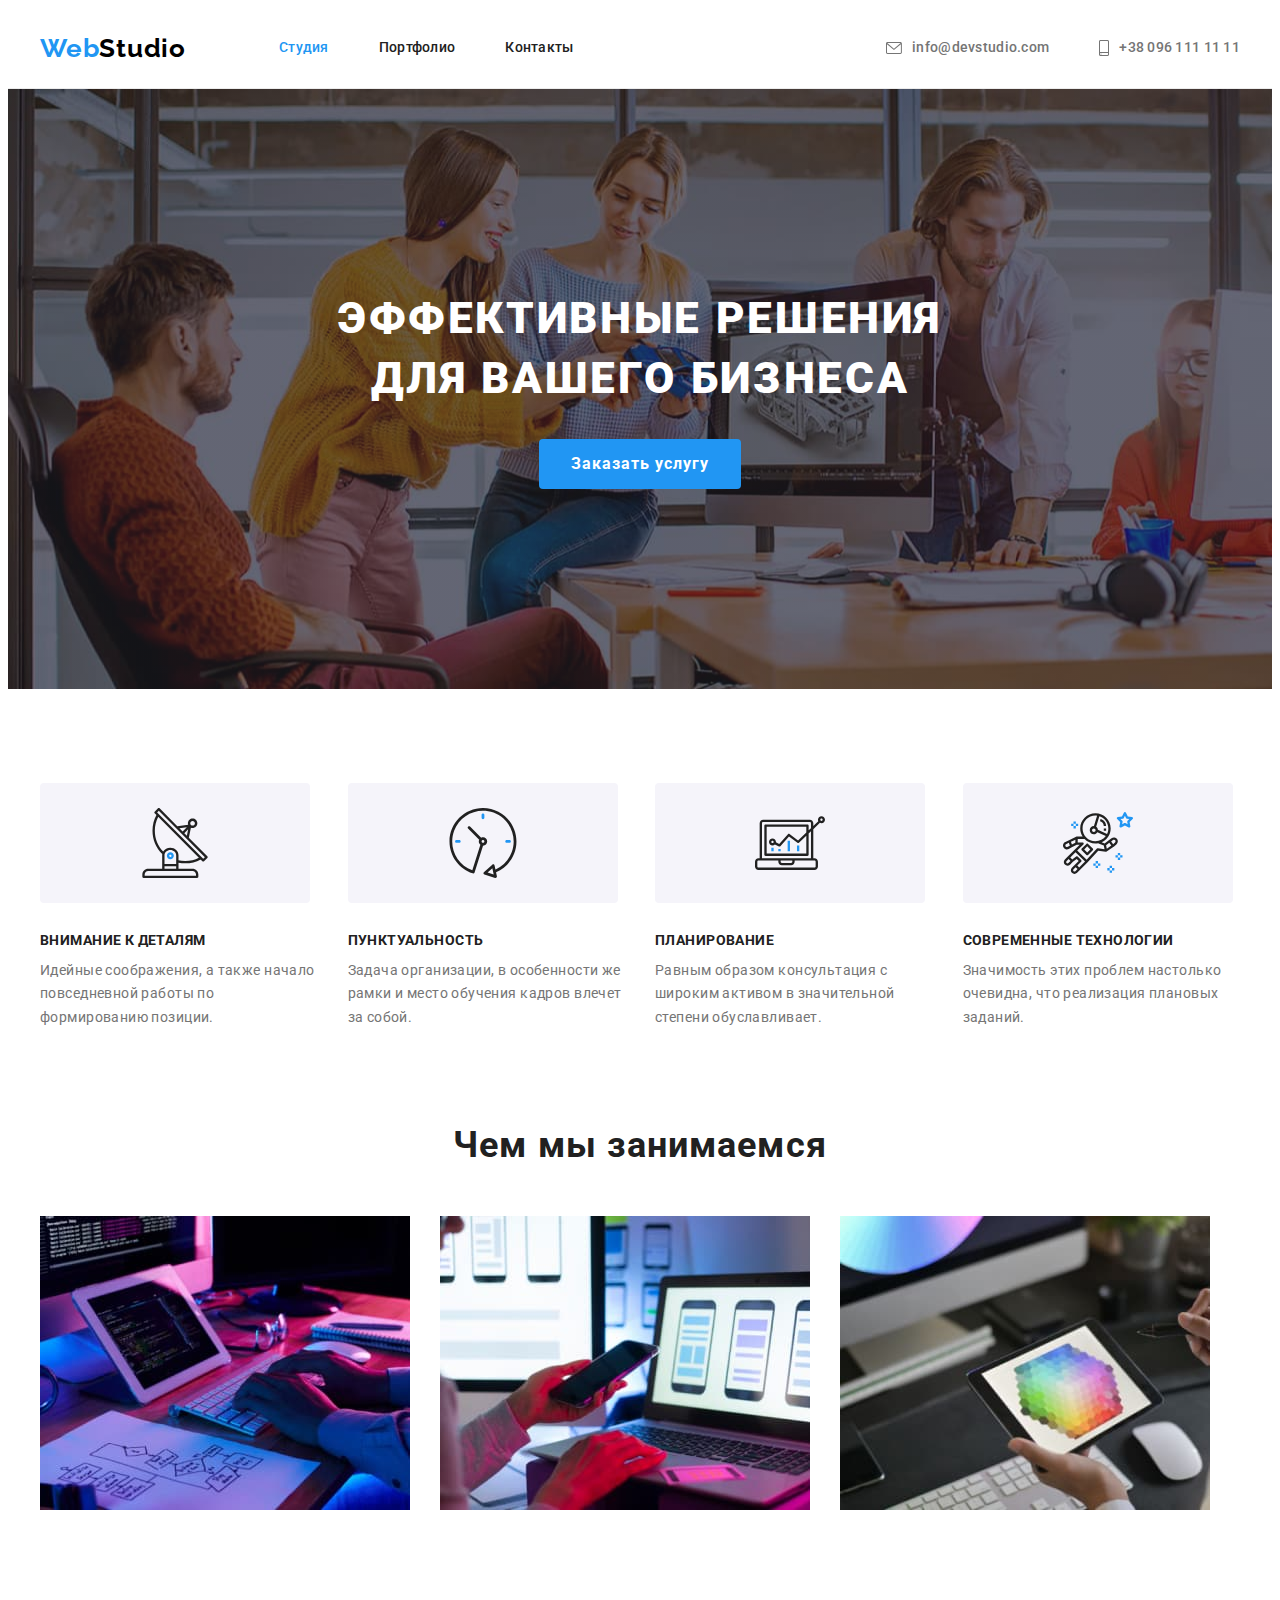
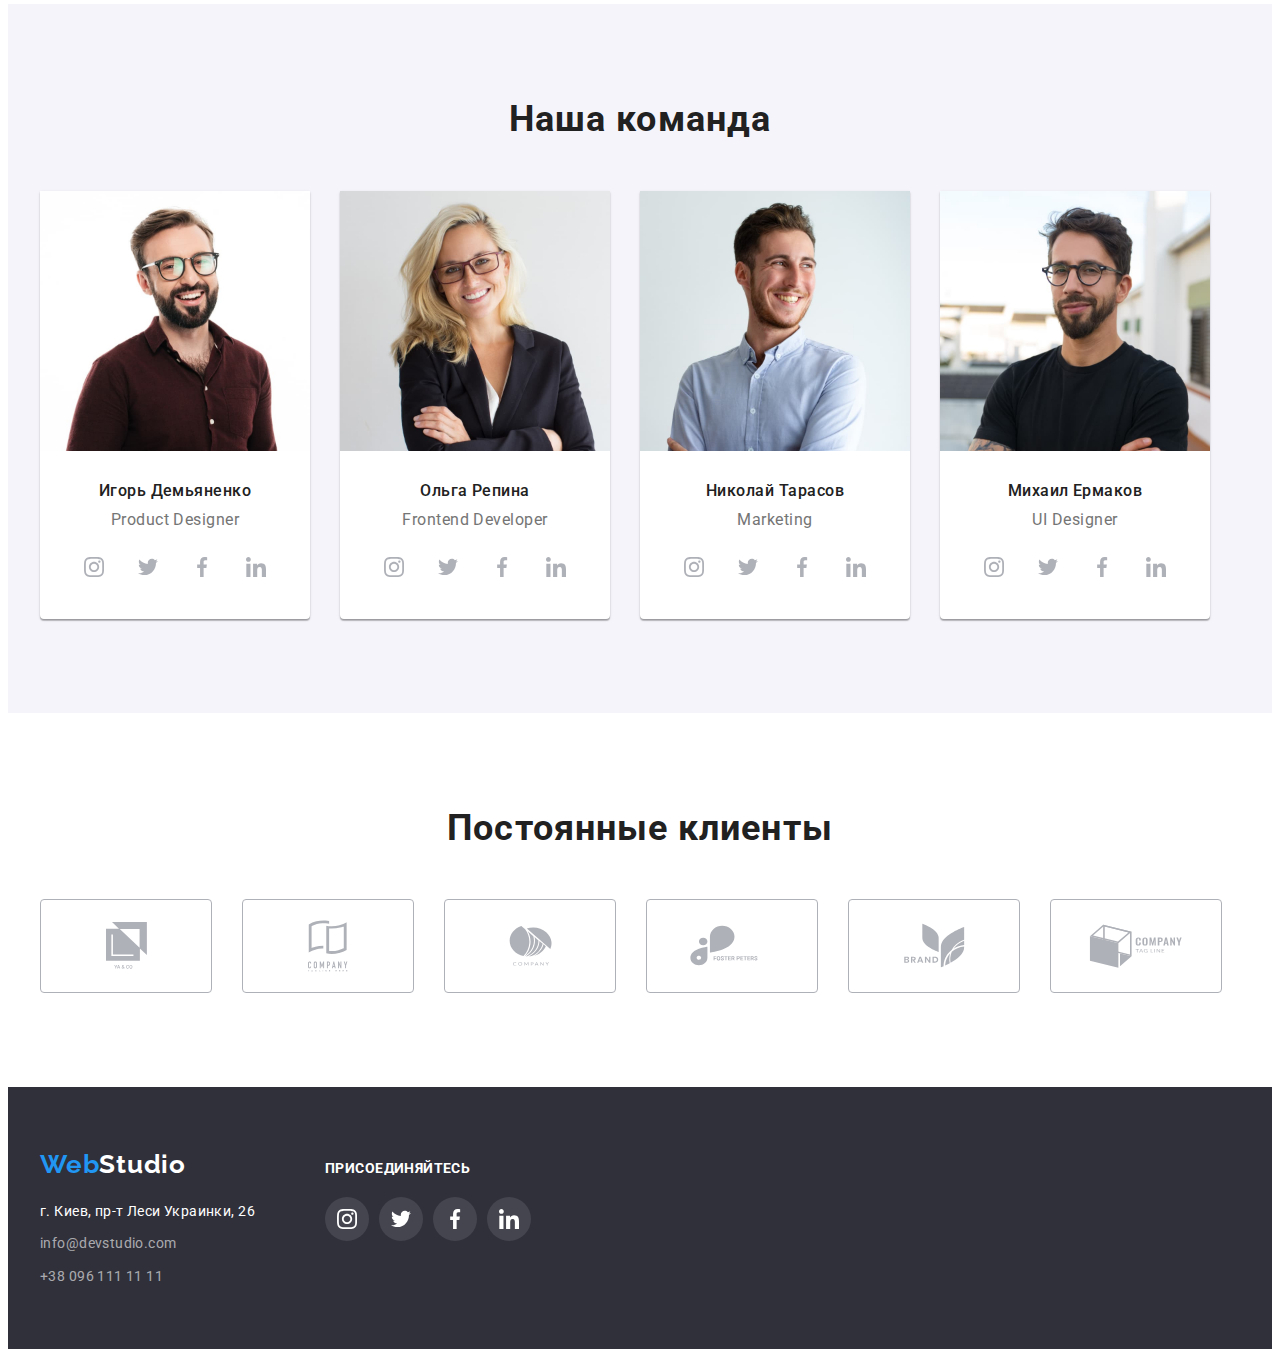
<file: index.html>
<!DOCTYPE html>
<html lang="ru">
<head>
    <meta charset="UTF-8">
    <meta http-equiv="X-UA-Compatible" content="IE=edge">
    <meta name="viewport" content="width=device-width, initial-scale=1.0">
    <title>WebStudio</title>
    <link rel="preconnect" href="https://fonts.gstatic.com">
    <link href="https://fonts.googleapis.com/css2?family=Raleway:wght@700&family=Roboto:wght@400;500;700;900&display=swap" rel="stylesheet">
    <link rel="stylesheet" href="https://cdnjs.cloudflare.com/ajax/libs/modern-normalize/1.1.0/modern-normalize.min.css" integrity="sha512-wpPYUAdjBVSE4KJnH1VR1HeZfpl1ub8YT/NKx4PuQ5NmX2tKuGu6U/JRp5y+Y8XG2tV+wKQpNHVUX03MfMFn9Q==" crossorigin="anonymous" referrerpolicy="no-referrer" />
    <link rel="stylesheet" href="./css/styles.css">
</head>
<body>
    <header class="header">
        <div class="container main-nav">
            <nav class="nav">
                <a lang="en" href="./index.html" class="logo">Web<span class="logo-color">Studio</span></a>
                <ul class="site-nav list">
                    <li class="item">
                        <a href="./index.html" class="nav-link current">Студия</a>
                    </li>

                    <li class="item">
                        <a href="./portfolio.html" class="nav-link">Портфолио</a>
                    </li>
                    
                    <li class="item">
                        <a href="#" class="nav-link">Контакты</a>
                    </li>
                </ul>
            </nav>
            <ul class="contacts list">
                <li class="contacts-item item">
                    <a class="contacts-link" href="mailto:info@devstudio.com">
                        <svg class="header-icons icon-envelope" width="16px" height="12px">
                            <use href="./images/svg/sprite.svg#icon-envelope-contact"></use>
                        </svg>
                        info&#64;devstudio.com</a>
                </li>

                <li class="contacts-item item">
                    <a class="contacts-link" href="tel:+380961111111">
                        <svg class="header-icons icon-smartphone" width="10px" height="16px">
                            <use href="./images/svg/sprite.svg#icon-smartphone-contact"></use>
                        </svg>
                        +38 096 111 11 11</a>
                </li>
            </ul>
        </div>
    </header>
    <main>
        <section  class="main-section">
            <div class="container">
                <h1 class="main-title">Эффективные решения<br /> для вашего бизнеса</h1>
                <button type="button" class="main-button">Заказать услугу</button>
            </div>
        </section>
        
        <!-- QUALITIES -->
        <section class="qualities">
            <div class="container">
                <h2 class="visually-hidden">Наши качества</h2>
                <ul class="qualities-list list">
                    <li class="qualities-item">
                        <div class="static-block">
                            <svg class="static-icons">
                                <use href="./images/svg/sprite.svg#icon-antenna"></use>
                            </svg>
                        </div>
                        <h3 class="qualities-tiltle">Внимание к деталям</h3>
                        <p class="qualities-text">Идейные соображения, а также начало повседневной работы по формированию позиции.</p>
                    </li>

                    <li class="qualities-item">
                        <div class="static-block">
                            <svg class="static-icons">
                                <use href="./images/svg/sprite.svg#icon-clock"></use>
                            </svg>
                        </div>
                        <h3 class="qualities-tiltle">Пунктуальность</h3>
                        <p class="qualities-text">Задача организации, в особенности же рамки и место обучения кадров влечет за собой.</p>
                    </li>

                    <li class="qualities-item">
                        <div class="static-block">
                            <svg class="static-icons">
                                <use href="./images/svg/sprite.svg#icon-diagram"></use>
                            </svg>
                        </div>
                        <h3 class="qualities-tiltle">Планирование</h3>
                        <p class="qualities-text">Равным образом консультация с широким активом в значительной степени обуславливает.</p>
                    </li>

                    <li class="qualities-item">
                        <div class="static-block">
                            <svg class="static-icons">
                                <use href="./images/svg/sprite.svg#icon-astronaut"></use>
                            </svg>
                        </div>
                        <h3 class="qualities-tiltle">Современные технологии</h3>
                        <p class="qualities-text">Значимость этих проблем настолько очевидна, что реализация плановых заданий.</p>
                    </li>
                </ul>
            </div>
        </section>
        <!-- DIRECTION -->
        <section class="direction">
            <div class="container">
                <h2 class="section-tiltle">Чем мы занимаемся</h2>
            <ul class="direction-list list">
                <li class="direction-item">
                    <img src="./images/studio/box1.jpg" alt="Вёрстка по алгоритму" width="370"/>
                </li>

                <li class="direction-item">
                    <img src="./images/studio/box2.jpg" alt="Адаптивная вёрстка" width="370"/>
                </li>

                <li class="direction-item">
                    <img src="./images/studio/box3.jpg" alt="Веб дизайн" width="370"/>
                </li>
            </ul> 
            </div>
        </section>
        <!-- TEAM -->
        <section class="team">
            <div class="container">
                <h2 class="section-tiltle">Наша команда</h2>
            <ul class="team-list list">
                <li class="team-item">
                    <img src="./images/studio/img1.jpg" alt="Фото Игоря Демьяненка" width="270"/>
                    <div class="team-item-bottom">
                        <h3 class="team-title">Игорь Демьяненко</h3>
                        <p class="team-text" lang="en">Product Designer</p>
                        <ul class="team-icons-list list">
                            <li class="team-icons-item">
                                <a class="team-icons-link link" href="#">
                                    <svg class="team-icons">
                                        <use href="./images/svg/sprite.svg#icon-instagram"></use>
                                    </svg>
                                </a>
                            </li>
                            <li class="team-icons-item">
                                <a class="team-icons-link link" href="#">
                                    <svg class="team-icons">
                                        <use href="./images/svg/sprite.svg#icon-twitter"></use>
                                    </svg>
                                </a>
                            </li>
                            <li class="team-icons-item">
                                <a class="team-icons-link link" href="#">
                                    <svg class="team-icons">
                                        <use href="./images/svg/sprite.svg#icon-facebook"></use>
                                    </svg>
                                </a>
                            </li>
                            <li class="team-icons-item">
                                <a class="team-icons-link link" href="#">
                                    <svg class="team-icons">
                                        <use href="./images/svg/sprite.svg#icon-linkedin"></use>
                                    </svg>
                                </a>
                            </li>
                        </ul>
                    </div>
                </li>

                <li class="team-item">
                    <img src="./images/studio/img2.jpg" alt="Фото Ольги Репиной" width="270"/>
                    <div class="team-item-bottom">
                        <h3 class="team-title">Ольга Репина</h3>
                        <p class="team-text" lang="en">Frontend Developer</p>
                        <ul class="team-icons-list list">
                            <li class="team-icons-item">
                                <a class="team-icons-link link" href="#">
                                    <svg class="team-icons">
                                        <use href="./images/svg/sprite.svg#icon-instagram"></use>
                                    </svg>
                                </a>
                            </li>
                            <li class="team-icons-item">
                                <a class="team-icons-link link" href="#">
                                    <svg class="team-icons">
                                        <use href="./images/svg/sprite.svg#icon-twitter"></use>
                                    </svg>
                                </a>
                            </li>
                            <li class="team-icons-item">
                                <a class="team-icons-link link" href="#">
                                    <svg class="team-icons">
                                        <use href="./images/svg/sprite.svg#icon-facebook"></use>
                                    </svg>
                                </a>
                            </li>
                            <li class="team-icons-item">
                                <a class="team-icons-link link" href="#">
                                    <svg class="team-icons">
                                        <use href="./images/svg/sprite.svg#icon-linkedin"></use>
                                    </svg>
                                </a>
                            </li>
                        </ul>
                    </div>
                </li>

                <li class="team-item">
                    <img src="./images/studio/img3.jpg" alt="Фото Николая Тарасова" width="270"/>
                    <div class="team-item-bottom">
                        <h3 class="team-title">Николай Тарасов</h3>
                        <p class="team-text" lang="en">Marketing</p>
                        <ul class="team-icons-list list">
                            <li class="team-icons-item">
                                <a class="team-icons-link link" href="#">
                                    <svg class="team-icons">
                                        <use href="./images/svg/sprite.svg#icon-instagram"></use>
                                    </svg>
                                </a>
                            </li>
                            <li class="team-icons-item">
                                <a class="team-icons-link link" href="#">
                                    <svg class="team-icons">
                                        <use href="./images/svg/sprite.svg#icon-twitter"></use>
                                    </svg>
                                </a>
                            </li>
                            <li class="team-icons-item">
                                <a class="team-icons-link link" href="#">
                                    <svg class="team-icons">
                                        <use href="./images/svg/sprite.svg#icon-facebook"></use>
                                    </svg>
                                </a>
                            </li>
                            <li class="team-icons-item">
                                <a class="team-icons-link link" href="#">
                                    <svg class="team-icons">
                                        <use href="./images/svg/sprite.svg#icon-linkedin"></use>
                                    </svg>
                                </a>
                            </li>
                        </ul>
                    </div>
                </li>
                
                <li class="team-item">
                    <img src="./images/studio/img4.jpg" alt="Фото Михаила Ермакова" width="270"/>
                    <div class="team-item-bottom">
                        <h3 class="team-title">Михаил Ермаков</h3>
                        <p class="team-text" lang="en">UI Designer</p>
                        <ul class="team-icons-list list">
                            <li class="team-icons-item">
                                <a class="team-icons-link link" href="#">
                                    <svg class="team-icons">
                                        <use href="./images/svg/sprite.svg#icon-instagram"></use>
                                    </svg>
                                </a>
                            </li>
                            <li class="team-icons-item">
                                <a class="team-icons-link link" href="#">
                                    <svg class="team-icons">
                                        <use href="./images/svg/sprite.svg#icon-twitter"></use>
                                    </svg>
                                </a>
                            </li>
                            <li class="team-icons-item">
                                <a class="team-icons-link link" href="#">
                                    <svg class="team-icons">
                                        <use href="./images/svg/sprite.svg#icon-facebook"></use>
                                    </svg>
                                </a>
                            </li>
                            <li class="team-icons-item">
                                <a class="team-icons-link link" href="#">
                                    <svg class="team-icons">
                                        <use href="./images/svg/sprite.svg#icon-linkedin"></use>
                                    </svg>
                                </a>
                            </li>
                        </ul>
                    </div>
                </li>
            </ul>
            </div>
        </section>
        <!-- CLIENTS -->
        <section class="clients">
            <div class="container">
                <h2 class="section-tiltle">Постоянные клиенты</h2>
                <ul class="clients-list list">
                    <li class="clients-item">
                        <a class="clients-link" href="#">
                            <svg class="clients-icons" width="41" height="47">
                                <use href="./images/svg/sprite.svg#icon-client-1"></use>
                            </svg>
                        </a>
                    </li>
                    <li class="clients-item">
                        <a class="clients-link" href="#">
                            <svg class="clients-icons" width="40" height="52">
                                <use href="./images/svg/sprite.svg#icon-client-2"></use>
                            </svg>
                        </a>
                    </li>
                    <li class="clients-item">
                        <a class="clients-link" href="#">
                            <svg class="clients-icons" width="43" height="41">
                                <use href="./images/svg/sprite.svg#icon-client-3"></use>
                            </svg>
                        </a>
                    </li>
                    <li class="clients-item">
                        <a class="clients-link" href="#">
                            <svg class="clients-icons" width="84" height="41">
                                <use href="./images/svg/sprite.svg#icon-client-4"></use>
                            </svg>
                        </a>
                    </li>
                    <li class="clients-item">
                        <a class="clients-link" href="#">
                            <svg class="clients-icons" width="63" height="45">
                                <use href="./images/svg/sprite.svg#icon-client-5"></use>
                            </svg>
                        </a>
                    </li>
                    <li class="clients-item">
                        <a class="clients-link" href="#">
                            <svg class="clients-icons" width="94" height="44">
                                <use href="./images/svg/sprite.svg#icon-client-6"></use>
                            </svg>
                        </a>
                    </li>
                </ul>
            </div>
        </section>
    </main>
    
    <footer class="footer">
        <div class=" container main-footer">
            <div class="footer-address">
                <a class="logo footer-logo" lang="en" href="./index.html">Web<span class="logo-inverse-color">Studio</span></a>
                <address class="address">г. Киев, пр-т Леси Украинки, 26</address>
                <ul class="footer-list list">
                    <li class="footer-item">
                        <a class="footer-contacts" href="mailto:info@devstudio.com">info@devstudio.com</a>
                    </li>
                    <li class="footer-item">
                        <a class="footer-contacts" href="tel:+380961111111">+38 096 111 11 11</a>
                    </li>
                </ul>
            </div>
            <div class="footer-socials">
                <p class="socials-text">Присоединяйтесь</p>
                
                <ul class="socials-list list">
                    <li class="socials-item">
                        <a class="socials-link link" href="#">
                            <svg class="socials-icons">
                                <use href="./images/svg/sprite.svg#icon-instagram"></use>
                            </svg>
                        </a>
                    </li>
                    <li class="socials-item">
                        <a class="socials-link link" href="#">
                            <svg class="socials-icons">
                                <use href="./images/svg/sprite.svg#icon-twitter"></use>
                            </svg>
                        </a>
                    </li>
                    <li class="socials-item">
                        <a class="socials-link link" href="#">
                            <svg class="socials-icons">
                                <use href="./images/svg/sprite.svg#icon-facebook"></use>
                            </svg>
                        </a>
                    </li>
                    <li class="socials-item">
                        <a class="socials-link link" href="#">
                            <svg class="socials-icons">
                                <use href="./images/svg/sprite.svg#icon-linkedin"></use>
                            </svg>
                        </a>
                    </li>
                </ul>
            </div>
        </div>
    </footer>
</body>
</html>
</file>
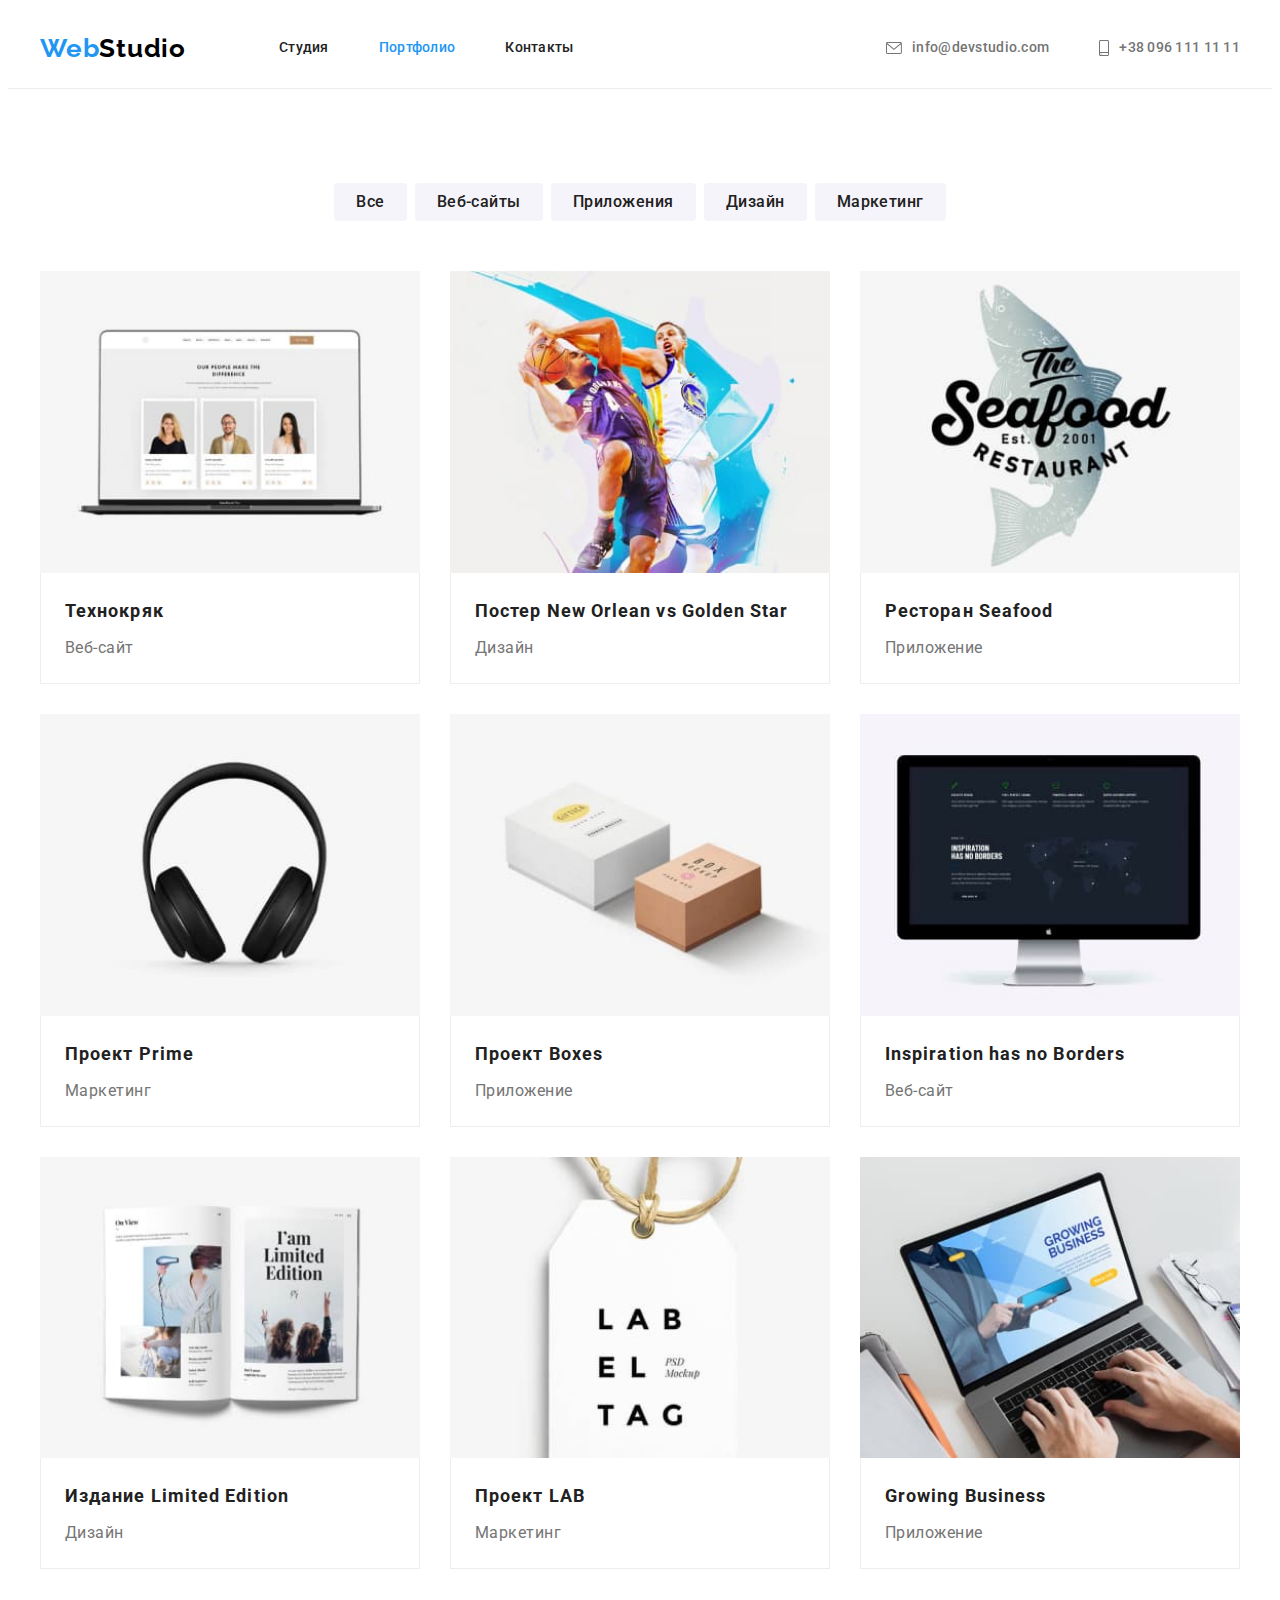
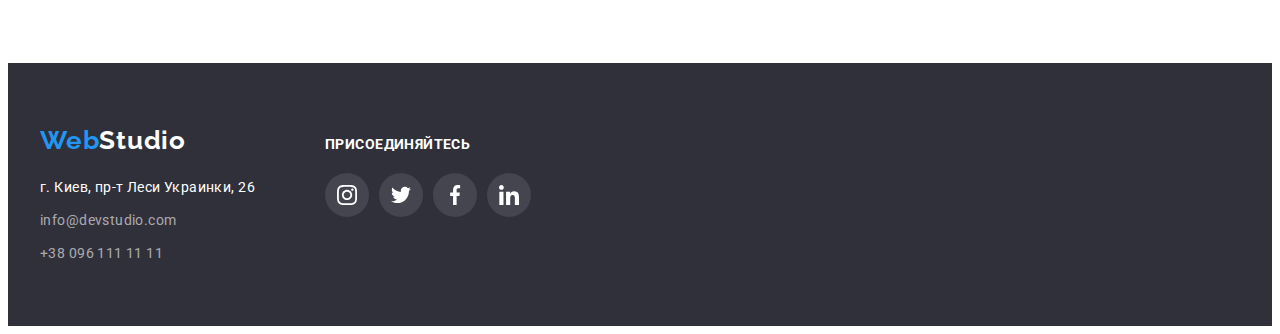
<file: portfolio.html>
<!DOCTYPE html>
<html lang="ru">
<head>
    <meta charset="UTF-8">
    <meta http-equiv="X-UA-Compatible" content="IE=edge">
    <meta name="viewport" content="width=device-width, initial-scale=1.0">
    <title>Portfolio</title>
    <link rel="preconnect" href="https://fonts.gstatic.com">
    <link href="https://fonts.googleapis.com/css2?family=Raleway:wght@700&family=Roboto:wght@400;500;700;900&display=swap" rel="stylesheet">
    <link rel="stylesheet" href="https://cdnjs.cloudflare.com/ajax/libs/modern-normalize/1.1.0/modern-normalize.min.css" integrity="sha512-wpPYUAdjBVSE4KJnH1VR1HeZfpl1ub8YT/NKx4PuQ5NmX2tKuGu6U/JRp5y+Y8XG2tV+wKQpNHVUX03MfMFn9Q==" crossorigin="anonymous" referrerpolicy="no-referrer" />
    <link rel="stylesheet" href="./css/styles.css">
</head>
<body>
    <header class="header">
        <div class="container main-nav">
            <nav class="nav">
                <a lang="en" href="./index.html" class="logo">Web<span class="logo-color">Studio</span></a>
                <ul class="site-nav list">
                    <li class="item">
                        <a href="./index.html" class="nav-link">Студия</a>
                    </li>

                    <li class="item">
                        <a href="./portfolio.html" class="nav-link current">Портфолио</a>
                    </li>
                    
                    <li class="item">
                        <a href="#" class="nav-link">Контакты</a>
                    </li>
                </ul>
            </nav>
            <ul class="contacts list">
                <li class="contacts-item item">
                    <a class="contacts-link envelope-icon" href="mailto:info@devstudio.com">
                        <svg class="header-icons icon-envelope" width="16px" height="12px">
                            <use href="./images/svg/sprite.svg#icon-envelope-contact"></use>
                        </svg>
                        info&#64;devstudio.com</a>
                </li>

                <li class="contacts-item item">
                    <a class="contacts-link" href="tel:+380961111111">
                        <svg class="header-icons icon-smartphone" width="10px" height="16px">
                            <use href="./images/svg/sprite.svg#icon-smartphone-contact"></use>
                        </svg>
                        +38 096 111 11 11</a>
                </li>
            </ul>
        </div>
    </header>
    <main>
        <!-- PORTFOLIO -->
        <section class="portfolio">
            <div class="container">
                <h1 class="visually-hidden">Портфолио</h1>
            <ul class="portfolio-buttons list">
                <li class="filter-item">
                    <button type="button" class="buttons-filter">Все</button>
                </li>

                <li class="filter-item">
                    <button type="button" class="buttons-filter">Веб-сайты</button>
                </li>

                <li class="filter-item">
                    <button type="button" class="buttons-filter">Приложения</button>
                 </li>

                <li class="filter-item">
                    <button type="button" class="buttons-filter">Дизайн</button>
                </li>

                <li class="filter-item">
                    <button type="button" class="buttons-filter">Маркетинг</button>
                </li>
            </ul>
            <h2 class="visually-hidden">Наши работы</h2>
            <ul class="products list">

                <li class="products-item">
                    <article class="products-card">
                        <a href="#" class="link">
                            <img src="./images/portfolio/img-1.jpg" alt="Технокряк" width="370">
                            <div class="products-bottom-block">
                                <h3 class="products-title">Технокряк</h3>
                                <p class="products-text">Веб-сайт</p>
                            </div>
                        </a>
                    </article>
                </li>
                
                <li class="products-item">
                    <article class="products-card">
                        <a href="#" class="link">
                            <img src="./images/portfolio/img-2.jpg" alt="Постер New Orlean vs Golden Star" width="370">
                            <div class="products-bottom-block">
                                <h3 class="products-title">Постер <span lang="en">New Orlean vs Golden Star</span></h3>
                                <p class="products-text">Дизайн</p>
                            </div>
                        </a>
                    </article>
                </li>

                <li class="products-item">
                    <article class="products-card">
                        <a href="#" class="link">
                            <img src="./images/portfolio/img-3.jpg" alt="Ресторан Seafood" width="370">
                            <div class="products-bottom-block">
                                <h3 class="products-title">Ресторан <span lang="en">Seafood</span></h3>
                                <p class="products-text">Приложение</p>
                            </div>
                        </a>
                    </article>

                </li>

                <li class="products-item">
                    <article class="products-card">
                        <a href="#" class="link">
                            <img src="./images/portfolio/img-4.jpg" alt="Проект Prime" width="370">
                            <div class="products-bottom-block">
                                <h3 class="products-title">Проект <span lang="en">Prime</span></h3>
                                <p class="products-text">Маркетинг</p>
                            </div>
                        </a>
                    </article>
                </li>

                <li class="products-item">
                    <article class="products-card">
                        <a href="#" class="link">
                            <img src="./images/portfolio/img-5.jpg" alt="Проект Boxes" width="370">
                            <div class="products-bottom-block">
                                <h3 class="products-title">Проект <span lang="en">Boxes</span></h3>
                                <p class="products-text">Приложение</p>
                            </div>
                        </a>
                    </article>
                </li>

                <li class="products-item">
                    <article class="products-card">
                        <a href="#" class="link">
                            <img src="./images/portfolio/img-6.jpg" alt="Inspiration has no Borders" width="370">
                            <div class="products-bottom-block">
                                <h3 class="products-title" lang="en">Inspiration has no Borders</h3>
                                <p class="products-text">Веб-сайт</p>
                            </div>
                        </a>
                    </article>
                </li>

                <li class="products-item">
                    <article class="products-card">
                        <a href="#" class="link">
                            <img src="./images/portfolio/img-7.jpg" alt="Издание Limited Edition" width="370">
                            <div class="products-bottom-block">
                                <h3 class="products-title">Издание <span lang="en">Limited Edition</span></h3>
                                <p class="products-text">Дизайн</p>
                            </div>
                        </a>
                    </article>
                </li>

                <li class="products-item">
                    <article class="products-card">
                        <a href="#" class="link">
                            <img src="./images/portfolio/img-8.jpg" alt="Проект LAB" width="370">
                            <div class="products-bottom-block">
                                <h3 class="products-title">Проект <span lang="en">LAB</span></h3>
                                <p class="products-text">Маркетинг</p>
                            </div>
                        </a>
                    </article>
                </li>

                <li class="products-item">
                    <article class="products-card">
                        <a href="#" class="link">
                            <img src="./images/portfolio/img-9.jpg" alt="Growing Business" width="370">
                            <div class="products-bottom-block">
                                <h3 class="products-title" lang="en">Growing Business</h3>
                                <p class="products-text">Приложение</p>
                            </div>
                        </a>
                    </article>
                </li>
            </ul>
            </div>
            
        </section>
    </main>
    
    <footer class="footer">
        <div class=" container main-footer">
            <div class="footer-address">
                <a class="logo footer-logo" lang="en" href="./index.html">Web<span class="logo-inverse-color">Studio</span></a>
                <address class="address">г. Киев, пр-т Леси Украинки, 26</address>
                <ul class="footer-list list">
                    <li class="footer-item">
                        <a class="footer-contacts" href="mailto:info@devstudio.com">info@devstudio.com</a>
                    </li>
                    <li class="footer-item">
                        <a class="footer-contacts" href="tel:+380961111111">+38 096 111 11 11</a>
                    </li>
                </ul>
            </div>
            <div class="footer-socials">
                <p class="socials-text">Присоединяйтесь</p>
                
                <ul class="socials-list list">
                    <li class="socials-item">
                        <a class="socials-link link" href="#">
                            <svg class="socials-icons">
                                <use href="./images/svg/sprite.svg#icon-instagram"></use>
                            </svg>
                        </a>
                    </li>
                    <li class="socials-item">
                        <a class="socials-link link" href="#">
                            <svg class="socials-icons">
                                <use href="./images/svg/sprite.svg#icon-twitter"></use>
                            </svg>
                        </a>
                    </li>
                    <li class="socials-item">
                        <a class="socials-link link" href="#">
                            <svg class="socials-icons">
                                <use href="./images/svg/sprite.svg#icon-facebook"></use>
                            </svg>
                        </a>
                    </li>
                    <li class="socials-item">
                        <a class="socials-link link" href="#">
                            <svg class="socials-icons">
                                <use href="./images/svg/sprite.svg#icon-linkedin"></use>
                            </svg>
                        </a>
                    </li>
                </ul>
            </div>
        </div>
    </footer>
</body>
</html>
</file>
<file: css/styles.css>
:root{
    --main-bg-color: #FFFFFF;
    --second-bg-color: #F5F4FA;
    --accent-bg-color: #2F303A;
    --main-text-color: #757575;
    --title-text-color: #212121;
    --accent-text-color: #2196F3;
    --hover-btn-color: #188CE8;
    --main-icons-color: #AFB1B8;
    --contacts-text-color: rgba(255, 255, 255, 0.6);
    --bold-font: 700;
    --middle-font: 500;
    --thirty-pixels: 30px;
    --card-shadow: 0px 1px 3px rgba(0, 0, 0, 0.12), 0px 1px 1px rgba(0, 0, 0, 0.14), 0px 2px 1px rgba(0, 0, 0, 0.2);
    --bottom-border:  1px solid #EEEEEE;
}

body{
    background-color: var(--main-bg-color);
    color: var(--main-text-color);
    font-family: Roboto, sans-serif;
    font-weight: 400;
}

/* отзывчивые изображения */
img {
    display: block;
    min-width: 100%;
    height: auto;
}

/* container */
.container{
    width: 1200px;
    margin-left: auto;
    margin-right: auto;
    padding-left: 15px;
    padding-right: 15px;
}

/* Header */

.header{
    border-bottom: 1px solid #ECECEC;
}

.main-nav{
    display: flex;
    align-items: center;
}

.nav{
    display: flex;
    align-items: center;
}

/* Navigation */

.logo{
    text-decoration: none;
    color: var(--accent-text-color);
    font-family: Raleway;
    font-weight: var(--bold-font);
    font-size: 26px;
    line-height: 1.19;
    letter-spacing: 0.03em;
}

.logo .logo-color{
    color: #000;
}

.list{
    padding: 0;
    margin: 0;
    list-style: none;
}

.site-nav,
.qualities-list,
.direction-list,
.team-list,
.portfolio-buttons{
    display: flex;
}

.site-nav{
    margin-left: 93px;
}

.site-nav .item + .item{
    margin-left: 50px;
}

.site-nav .nav-link{
    display: block;
    padding-top: 32px;
    padding-bottom: 32px;
    color: var(--title-text-color);
    text-decoration: none;
    font-weight: var(--middle-font);
    font-size: 14px;
    line-height: 1.14;
    letter-spacing: 0.02em;
}

.site-nav .nav-link:hover,
.site-nav .nav-link:focus{
    color: var(--accent-text-color);
}

.site-nav .nav-link.current{
    color: var(--accent-text-color);
}

.contacts{
    display: flex;
    margin-left: auto;
}

.contacts-item{
    display: flex;
}

.contacts .item + .item{
    margin-left: 50px;
}

.contacts .contacts-link{
    display: flex;
    align-items: center;
    width: 100%;
    padding-top: 32px;
    padding-bottom: 32px;
    text-decoration: none;
    font-weight: var(--middle-font);
    font-size: 14px;
    line-height: 1.14;
    letter-spacing: 0.02em;
    color: var(--main-text-color);
}

.contacts .contacts-link:hover,
.contacts .contacts-link:focus{
    color: var(--accent-text-color);
}

.header-icons{
    margin-right: 10px;
    fill: currentColor;
}

            /* --STUDIO-- */

/* MAIN */

.main-section{
    max-width: 1600px;
    margin-left: auto;
    margin-right: auto;
    padding-top: 200px;
    padding-bottom: 200px;
    background: linear-gradient(rgba(47, 48, 58, 0.4), rgba(47, 48, 58, 0.4)), url(../images/studio/main-bgi.jpg), #C4C4C4;
    text-align: center;
}

.main-title{
    margin-top: 0;
    margin-bottom: 30px;
    font-weight: 900;
    font-size: 44px;
    line-height: 1.36;
    letter-spacing: 0.06em;
    color: var(--main-bg-color);
    text-transform: uppercase;
}

.main-button{
    padding: 10px 32px;
    cursor: pointer;
    font-family: inherit;
    font-weight: var(--bold-font);
    font-size: 16px;
    line-height: 1.87;
    text-align: center;
    letter-spacing: 0.06em;
    color: var(--main-bg-color);
    background-color: var(--accent-text-color);
    border-style: none;
    border-radius: 4px;
}

.main-button:hover,
.main-button:focus{
        background-color: var(--hover-btn-color);
        box-shadow: 0px 4px 4px rgba(0, 0, 0, 0.15);
}

/* SECTION  */

.visually-hidden {
    position: absolute;
    clip: rect(0 0 0 0);
    width: 1px;
    height: 1px;
    margin: -1px;
}

/* QUALITIES */

.qualities{
    padding-top: 94px;
    padding-bottom: 94px;
}

.qualities-list .qualities-item{
    flex-basis: calc(100% / 4);
}

.qualities-list .qualities-item:not(:last-child){
    margin-right: 30px;
}

.static-block{
    display: flex;
    justify-content: center;
    align-items: center;
    margin-bottom: 30px;
    width: 270px;
    height: 120px;
    background-color: var(--second-bg-color);
    border-radius: 4px;
}

.static-icons{
    width: 70px;
    height: 70px;
}

.qualities-list .qualities-tiltle{
    margin-top: 0;
    margin-bottom: 10px;
    font-weight: var(--bold-font);
    font-size: 14px;
    line-height: 1.14;
    letter-spacing: 0.03em;
    color: var(--title-text-color);
    text-transform: uppercase;
}

.qualities-list .qualities-text{
    margin-top: 0;
    margin-bottom: 0;
    font-size: 14px;
    line-height: 1.71;
    letter-spacing: 0.03em;
    color: var(--main-text-color);
}

/* DIRECTION */

.direction{
    padding-bottom: 94px;
}

.direction-item:not(:last-child){
    margin-right: 30px;
}

.section-tiltle{
    margin-top: 0;
    margin-bottom: 50px;
    font-weight: var(--bold-font);
    font-size: 36px;
    line-height: 1.17;
    text-align: center;
    letter-spacing: 0.03em;
    color: var(--title-text-color);
}

/* TEAM */

.team{
    padding-top: 94px;
    padding-bottom: 94px;
    background-color: var(--second-bg-color);
}

.team-item:not(:last-child){
    margin-right: 30px;
}

.team-item{
    background-color: var(--main-bg-color);
    border-radius: 0px 0px 4px 4px;
    box-shadow: var(--card-shadow) ;
}

.team-item .team-item-bottom{
    padding-top: 30px;
    padding-bottom: 30px;
}

.team-title{
    margin-top: 0;
    margin-bottom: 10px;
    font-weight: var(--middle-font);
    font-size: 16px;
    line-height: 1.19;
    text-align: center;
    letter-spacing: 0.03em;
    color: var(--title-text-color);
}

.team-text{
    margin-top: 0;
    margin-bottom: 0;
    font-size: 16px;
    line-height: 1.19;
    text-align: center;
    letter-spacing: 0.03em;
    color: var(--main-text-color);
}

.team-icons-list{
    display: flex;
    justify-content: center;
    margin: 16px 32px 0;
}

.team-icons-item{
    display: flex;
}

.team-icons-item:not(:last-child){
    margin-right: 10px;
}

.team-icons-link{
    display: flex;
    justify-content: center;
    align-items: center;
    width: 44px;
    height: 44px;
    fill: var(--main-icons-color);
}

.team-icons-link:hover,
.team-icons-link:focus{
    border-radius: 50% 50%;
    background-color: var(--accent-text-color);
    fill: var(--main-bg-color);
}

.team-icons{
    width: 20px;
    height: 20px;
}

 /* CLIENTS */

 .clients{
    padding-top: 94px;
    padding-bottom: 94px;
 }

.clients-list{
    display: flex;
}

.clients-link{
   display: flex;
   align-items: center;
   justify-content: center;
   width: 170px;
   height: 92px;
   border: 1px solid var(--main-icons-color);
   border-radius: 4px;
   fill: var(--main-icons-color);
}

.clients-item:not(:last-child){
    margin-right: 30px;
}

.clients-link:hover,
.clients-link:focus{
    fill: var(--accent-text-color);
}

.clients-link:hover{
    border: 1px solid var(--accent-text-color);
}

            /* --PORTFOLIO-- */

.portfolio{
    padding-top: 94px;
    padding-bottom: 94px;
}

.portfolio-buttons{
    margin-bottom: 50px;
    justify-content: center;
}

.buttons-filter{
    padding: 6px 22px;
    font-family: inherit;
    cursor: pointer;
    font-weight: var(--middle-font);
    font-size: 16px;
    line-height: 1.62;
    text-align: center;
    letter-spacing: 0.03em;
    color: var(--title-text-color);
    background-color: var(--second-bg-color);
    border-color: transparent;
    border-style: none;
    border-radius: 4px;
}

.buttons-filter:hover,
.buttons-filter:focus{
    color: var(--main-bg-color);
    background-color: var(--accent-text-color);
    box-shadow: 0px 2px 2px 0px rgba(0, 0, 0, 0.12), 0px 1px 2px 0px rgba(0, 0, 0, 0.08), 0px 3px 1px 0px rgba(0, 0, 0, 0.1);
}

.portfolio-buttons .filter-item + .filter-item{
    margin-left: 8px;
}

.link{
    text-decoration: none;
}

/* Products */

.products{
    display: flex;
    flex-wrap: wrap;
    margin-top: calc(-1 * var(--thirty-pixels));
    margin-left: calc(-1 * var(--thirty-pixels));
}

.products .products-item{
    background: var(--main-bg-color);
    flex-basis: calc(100% / 3 - var(--thirty-pixels));
    margin-top: var(--thirty-pixels);
    margin-left: var(--thirty-pixels);
}

.products .products-item:hover,
.products .products-item:focus{
    box-shadow: 0px 1px 1px rgba(0, 0, 0, 0.12), 0px 4px 4px rgba(0, 0, 0, 0.06), 1px 4px 6px rgba(0, 0, 0, 0.16);
}

.products-bottom-block{
    padding: 20px 24px;
    border-right: var(--bottom-border);
    border-bottom: var(--bottom-border);
    border-left: var(--bottom-border);
}

.products-title{
    margin-top: 0;
    margin-bottom: 4px;
    font-weight: var(--bold-font);
    font-size: 18px;
    line-height: 2;
    letter-spacing: 0.06em;
    color: var(--title-text-color);
}

.products-text{
    margin-top: 0;
    margin-bottom: 0;
    font-size: 16px;
    line-height: 1.87;
    letter-spacing: 0.03em;
    color: var(--main-text-color);
}

/* FOOTER */

.footer{
    padding-top: 60px;
    padding-bottom: 60px;
    background-color: var(--accent-bg-color);
}

.main-footer{
    display: flex;
    align-items: baseline;
}

.footer-address{
    margin-right: 70px;
}

.footer-logo{
    display: inline-block;
    margin-bottom: 20px;
}

.footer .logo-inverse-color{
    color: var(--main-bg-color);
}

.footer .address{
    margin-bottom: 9px;
    font-style: normal;
    font-size: 14px;
    line-height: 1.7;
    letter-spacing: 0.03em;
    color: var(--main-bg-color);
}

.footer-list .footer-item:not(:last-child){
    margin-bottom: 9px;
}

.footer-list .footer-contacts{
    padding-top: 4px;
    padding-bottom: 4px;
    text-decoration: none;
    font-size: 14px;
    line-height: 1.7;
    letter-spacing: 0.03em;
    color: var(--contacts-text-color);
}

.footer-list .footer-contacts:hover,
.footer-list .footer-contacts:focus{
    color: var(--accent-text-color);
}

.socials-text{
    margin-bottom: 20px;
    padding: 0;
    font-weight: var(--bold-font);
    font-size: 14px;
    line-height: 1.14;
    letter-spacing: 0.03em;
    text-transform: uppercase;
    color: var(--main-bg-color);
}

.socials-list{
    display: flex;
    justify-content: center;
}

.socials-item{
    display: flex;
}

.socials-item:not(:last-child){
    margin-right: 10px;
}

.socials-link{
    display: flex;
    justify-content: center;
    align-items: center;
    width: 44px;
    height: 44px;
    border-radius: 50% 50%;
    background-color: rgba(255, 255, 255, 0.1);
    fill: var(--main-bg-color);
}

.socials-link:hover,
.socials-link:focus{
    border-radius: 50% 50%;
    background-color: var(--accent-text-color);
}

.socials-icons{
    width: 20px;
    height: 20px;
}
</file>
